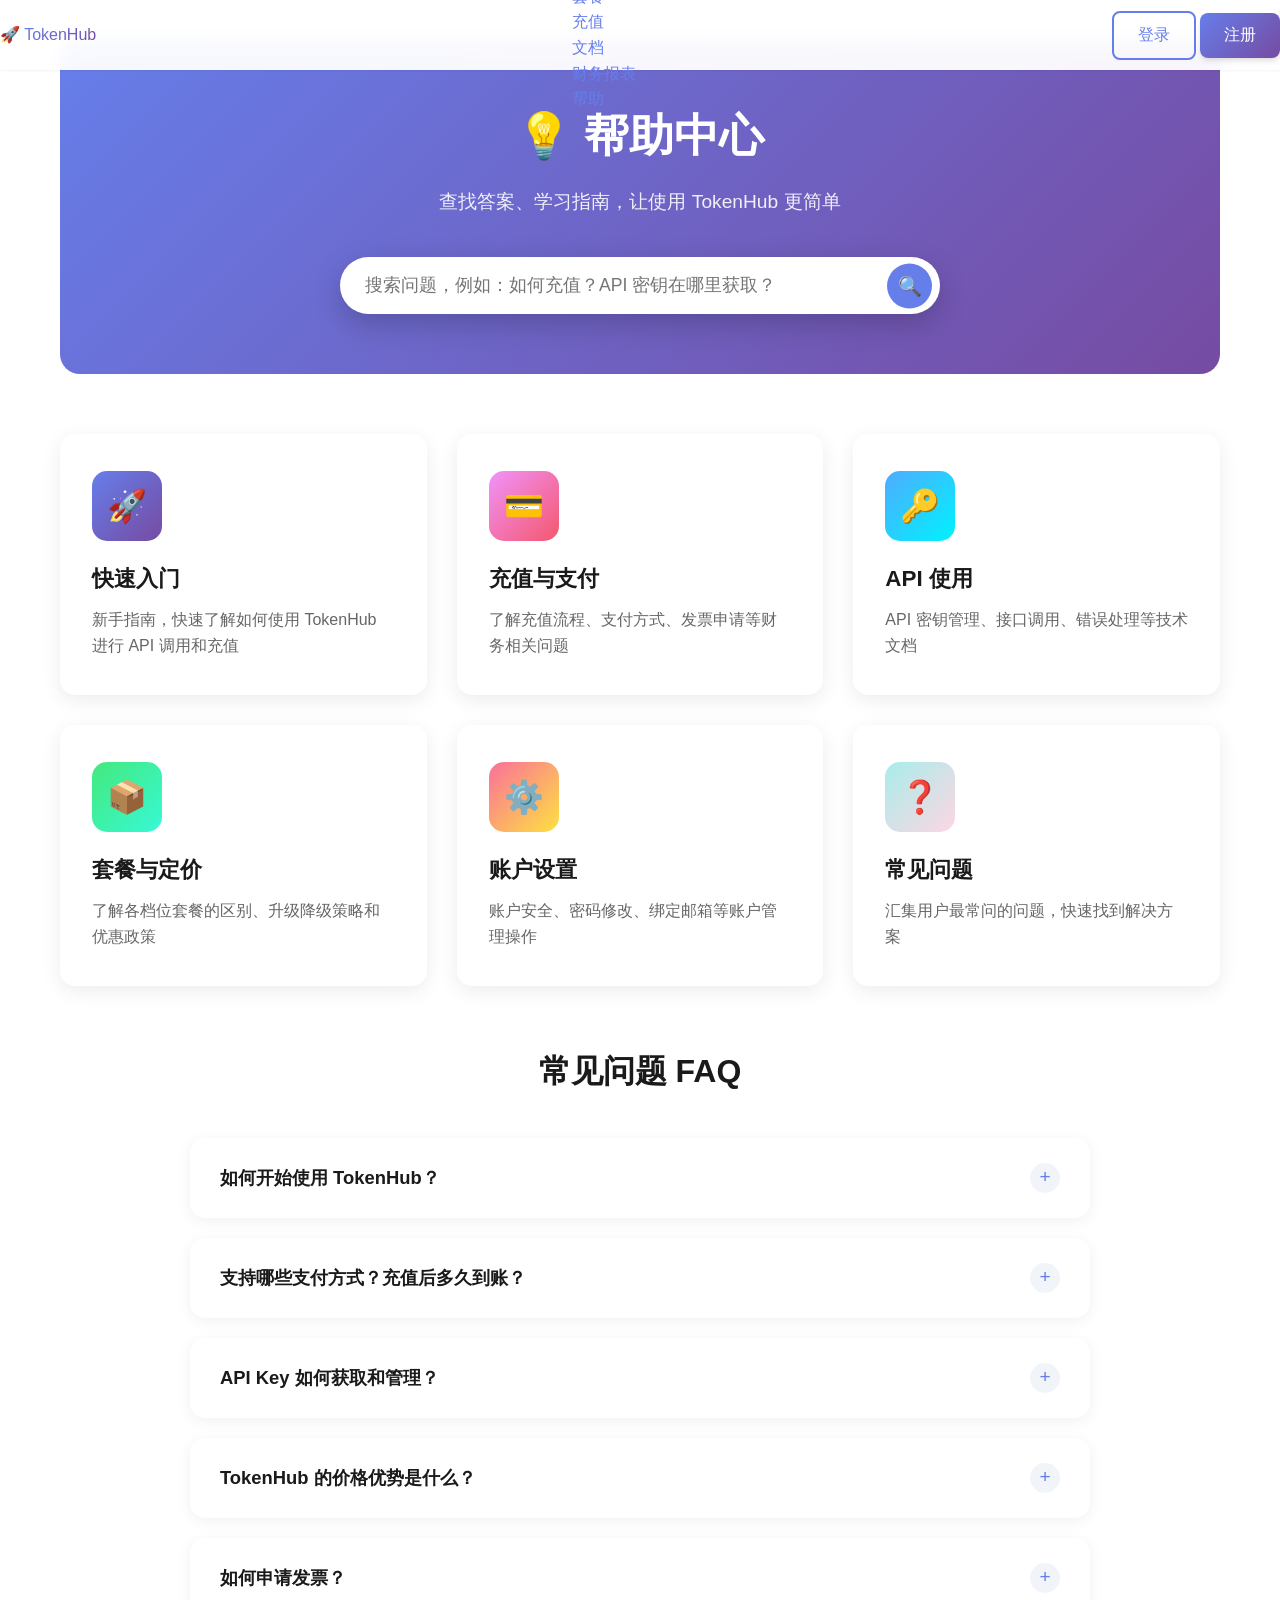
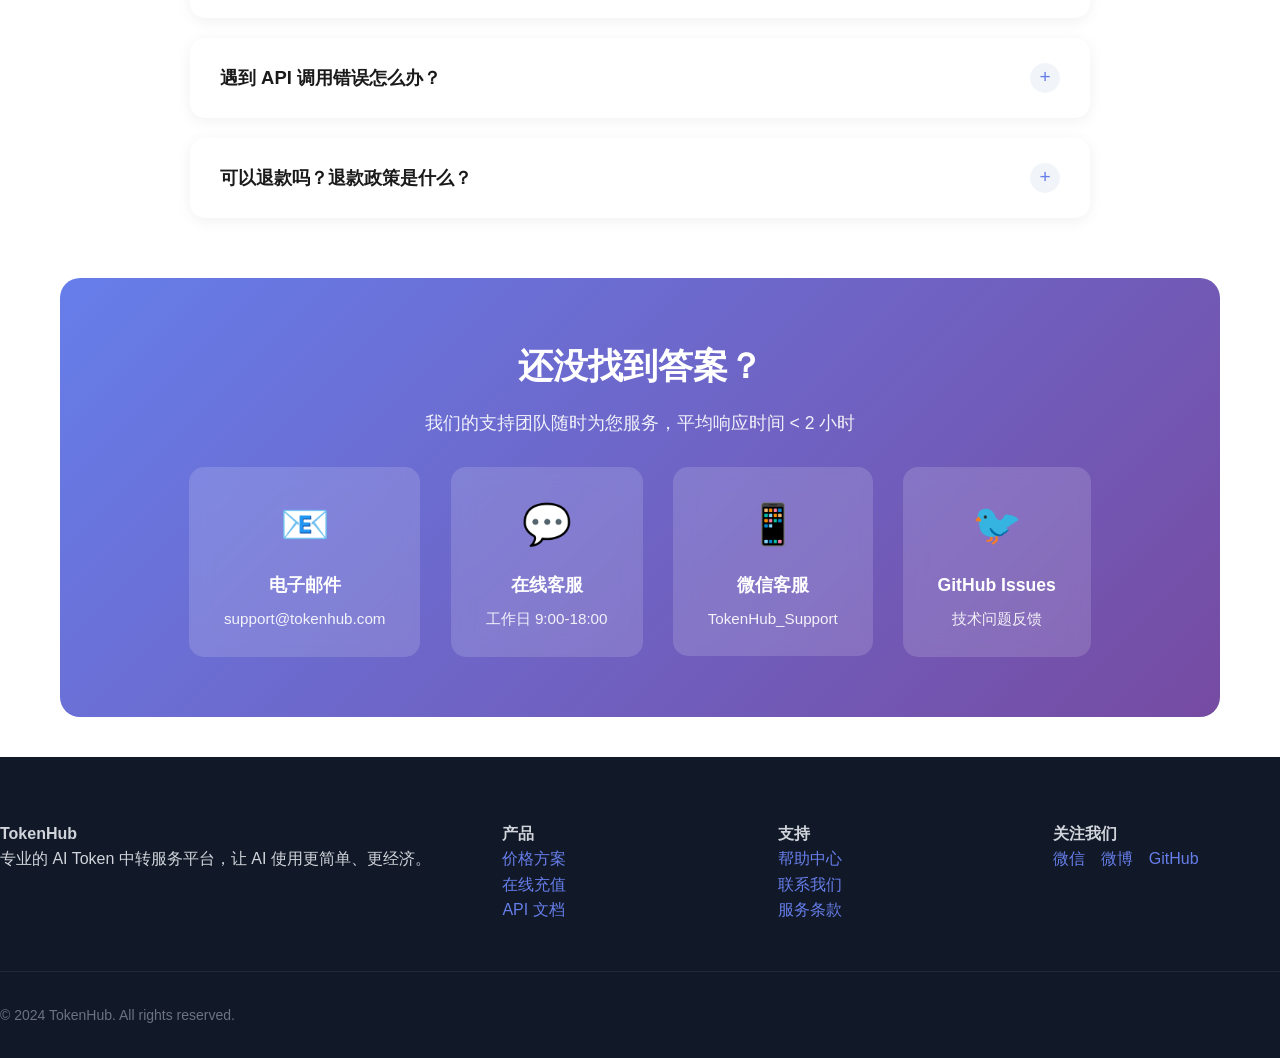
<file: tokenhub/src/frontend/help/index.html>
<!DOCTYPE html>
<html lang="zh-CN">
<head>
    <meta charset="UTF-8">
    <meta name="viewport" content="width=device-width, initial-scale=1.0">
    <title>帮助中心 - TokenHub AI Token 中转站</title>
    <link rel="stylesheet" href="../assets/css/style.css">
    <style>
        .help-container {
            max-width: 1200px;
            margin: 0 auto;
            padding: 40px 20px;
        }

        .help-header {
            text-align: center;
            margin-bottom: 60px;
            padding: 60px 20px;
            background: linear-gradient(135deg, #667eea 0%, #764ba2 100%);
            border-radius: 20px;
            color: white;
        }

        .help-header h1 {
            font-size: 2.8rem;
            margin-bottom: 15px;
        }

        .help-header p {
            font-size: 1.2rem;
            opacity: 0.9;
            max-width: 600px;
            margin: 0 auto;
        }

        .search-box {
            max-width: 600px;
            margin: 40px auto 0;
            position: relative;
        }

        .search-box input {
            width: 100%;
            padding: 18px 25px;
            padding-right: 60px;
            border: none;
            border-radius: 50px;
            font-size: 1.1rem;
            box-shadow: 0 10px 30px rgba(0,0,0,0.2);
        }

        .search-box button {
            position: absolute;
            right: 8px;
            top: 50%;
            transform: translateY(-50%);
            width: 45px;
            height: 45px;
            border: none;
            background: var(--primary-color);
            color: white;
            border-radius: 50%;
            cursor: pointer;
            font-size: 1.2rem;
            transition: all 0.3s ease;
        }

        .search-box button:hover {
            background: var(--primary-dark);
            transform: translateY(-50%) scale(1.05);
        }

        /* 分类网格 */
        .categories-grid {
            display: grid;
            grid-template-columns: repeat(auto-fit, minmax(280px, 1fr));
            gap: 30px;
            margin-bottom: 60px;
        }

        .category-card {
            background: white;
            border-radius: 15px;
            padding: 35px 30px;
            box-shadow: 0 5px 20px rgba(0,0,0,0.08);
            transition: all 0.3s ease;
            cursor: pointer;
            border: 2px solid transparent;
        }

        .category-card:hover {
            transform: translateY(-8px);
            box-shadow: 0 15px 40px rgba(0,0,0,0.12);
            border-color: var(--primary-color);
        }

        .category-icon {
            width: 70px;
            height: 70px;
            border-radius: 15px;
            display: flex;
            align-items: center;
            justify-content: center;
            font-size: 32px;
            margin-bottom: 20px;
            background: linear-gradient(135deg, #667eea 0%, #764ba2 100%);
        }

        .category-card:nth-child(2) .category-icon {
            background: linear-gradient(135deg, #f093fb 0%, #f5576c 100%);
        }

        .category-card:nth-child(3) .category-icon {
            background: linear-gradient(135deg, #4facfe 0%, #00f2fe 100%);
        }

        .category-card:nth-child(4) .category-icon {
            background: linear-gradient(135deg, #43e97b 0%, #38f9d7 100%);
        }

        .category-card:nth-child(5) .category-icon {
            background: linear-gradient(135deg, #fa709a 0%, #fee140 100%);
        }

        .category-card:nth-child(6) .category-icon {
            background: linear-gradient(135deg, #a8edea 0%, #fed6e3 100%);
        }

        .category-title {
            font-size: 1.4rem;
            font-weight: 600;
            color: #1a1a1a;
            margin-bottom: 10px;
        }

        .category-desc {
            color: #666;
            line-height: 1.6;
        }

        /* FAQ 部分 */
        .faq-section {
            margin-bottom: 60px;
        }

        .section-title {
            font-size: 2rem;
            font-weight: 700;
            color: #1a1a1a;
            margin-bottom: 40px;
            text-align: center;
        }

        .faq-list {
            max-width: 900px;
            margin: 0 auto;
        }

        .faq-item {
            background: white;
            border-radius: 15px;
            margin-bottom: 20px;
            box-shadow: 0 3px 15px rgba(0,0,0,0.06);
            overflow: hidden;
            transition: all 0.3s ease;
        }

        .faq-item:hover {
            box-shadow: 0 8px 25px rgba(0,0,0,0.1);
        }

        .faq-question {
            padding: 25px 30px;
            display: flex;
            justify-content: space-between;
            align-items: center;
            cursor: pointer;
            user-select: none;
        }

        .faq-question h3 {
            font-size: 1.15rem;
            font-weight: 600;
            color: #1a1a1a;
            margin: 0;
        }

        .faq-toggle {
            width: 30px;
            height: 30px;
            border-radius: 50%;
            background: #f1f5f9;
            display: flex;
            align-items: center;
            justify-content: center;
            font-size: 1.2rem;
            color: #667eea;
            transition: all 0.3s ease;
        }

        .faq-item.active .faq-toggle {
            background: var(--primary-color);
            color: white;
            transform: rotate(45deg);
        }

        .faq-answer {
            max-height: 0;
            overflow: hidden;
            transition: max-height 0.3s ease;
        }

        .faq-item.active .faq-answer {
            max-height: 500px;
        }

        .faq-answer-content {
            padding: 0 30px 25px;
            color: #475569;
            line-height: 1.8;
        }

        .faq-answer-content p {
            margin: 15px 0;
        }

        .faq-answer-content ul {
            margin: 15px 0;
            padding-left: 25px;
        }

        .faq-answer-content li {
            margin: 8px 0;
        }

        .faq-answer-content code {
            background: #f1f5f9;
            padding: 3px 8px;
            border-radius: 5px;
            font-family: 'Courier New', monospace;
            font-size: 0.9em;
            color: #e11d48;
        }

        .faq-answer-content pre {
            background: #1e293b;
            color: #e2e8f0;
            padding: 20px;
            border-radius: 10px;
            overflow-x: auto;
            margin: 15px 0;
        }

        .faq-answer-content pre code {
            background: transparent;
            color: inherit;
            padding: 0;
        }

        /* 联系支持 */
        .contact-section {
            background: linear-gradient(135deg, #667eea 0%, #764ba2 100%);
            border-radius: 20px;
            padding: 60px 40px;
            text-align: center;
            color: white;
        }

        .contact-section h2 {
            font-size: 2.2rem;
            margin-bottom: 15px;
        }

        .contact-section p {
            font-size: 1.1rem;
            opacity: 0.9;
            margin-bottom: 30px;
            max-width: 600px;
            margin-left: auto;
            margin-right: auto;
        }

        .contact-methods {
            display: flex;
            justify-content: center;
            gap: 30px;
            flex-wrap: wrap;
        }

        .contact-method {
            background: rgba(255,255,255,0.15);
            backdrop-filter: blur(10px);
            padding: 25px 35px;
            border-radius: 15px;
            transition: all 0.3s ease;
            cursor: pointer;
        }

        .contact-method:hover {
            background: rgba(255,255,255,0.25);
            transform: translateY(-5px);
        }

        .contact-method-icon {
            font-size: 2.5rem;
            margin-bottom: 15px;
        }

        .contact-method-title {
            font-size: 1.1rem;
            font-weight: 600;
            margin-bottom: 8px;
        }

        .contact-method-desc {
            opacity: 0.9;
            font-size: 0.95rem;
        }

        @media (max-width: 768px) {
            .help-header h1 {
                font-size: 2rem;
            }

            .help-header p {
                font-size: 1rem;
            }

            .search-box input {
                padding: 15px 20px;
                padding-right: 55px;
                font-size: 1rem;
            }

            .categories-grid {
                grid-template-columns: 1fr;
            }

            .contact-methods {
                flex-direction: column;
                align-items: center;
            }
        }
    </style>
</head>
<body>
    <!-- 导航栏 -->
    <nav class="navbar">
        <div class="nav-container">
            <a href="../home/index.html" class="nav-logo">
                <span class="logo-icon">🚀</span>
                <span class="logo-text">TokenHub</span>
            </a>
            <ul class="nav-menu">
                <li><a href="../home/index.html">首页</a></li>
                <li><a href="../plans/index.html">套餐</a></li>
                <li><a href="../topup/index.html">充值</a></li>
                <li><a href="../docs/index.html">文档</a></li>
                <li><a href="../reports/index.html">财务报表</a></li>
                <li><a href="index.html" class="active">帮助</a></li>
            </ul>
            <div class="nav-actions">
                <button class="btn btn-outline">登录</button>
                <button class="btn btn-primary">注册</button>
            </div>
            <button class="nav-toggle">☰</button>
        </div>
    </nav>

    <!-- 帮助中心内容 -->
    <div class="help-container">
        <div class="help-header">
            <h1>💡 帮助中心</h1>
            <p>查找答案、学习指南，让使用 TokenHub 更简单</p>
            <div class="search-box">
                <input type="text" placeholder="搜索问题，例如：如何充值？API 密钥在哪里获取？">
                <button>🔍</button>
            </div>
        </div>

        <!-- 分类卡片 -->
        <div class="categories-grid">
            <div class="category-card">
                <div class="category-icon">🚀</div>
                <h3 class="category-title">快速入门</h3>
                <p class="category-desc">新手指南，快速了解如何使用 TokenHub 进行 API 调用和充值</p>
            </div>
            <div class="category-card">
                <div class="category-icon">💳</div>
                <h3 class="category-title">充值与支付</h3>
                <p class="category-desc">了解充值流程、支付方式、发票申请等财务相关问题</p>
            </div>
            <div class="category-card">
                <div class="category-icon">🔑</div>
                <h3 class="category-title">API 使用</h3>
                <p class="category-desc">API 密钥管理、接口调用、错误处理等技术文档</p>
            </div>
            <div class="category-card">
                <div class="category-icon">📦</div>
                <h3 class="category-title">套餐与定价</h3>
                <p class="category-desc">了解各档位套餐的区别、升级降级策略和优惠政策</p>
            </div>
            <div class="category-card">
                <div class="category-icon">⚙️</div>
                <h3 class="category-title">账户设置</h3>
                <p class="category-desc">账户安全、密码修改、绑定邮箱等账户管理操作</p>
            </div>
            <div class="category-card">
                <div class="category-icon">❓</div>
                <h3 class="category-title">常见问题</h3>
                <p class="category-desc">汇集用户最常问的问题，快速找到解决方案</p>
            </div>
        </div>

        <!-- FAQ 部分 -->
        <div class="faq-section">
            <h2 class="section-title">常见问题 FAQ</h2>
            <div class="faq-list">
                <div class="faq-item">
                    <div class="faq-question">
                        <h3>如何开始使用 TokenHub？</h3>
                        <div class="faq-toggle">+</div>
                    </div>
                    <div class="faq-answer">
                        <div class="faq-answer-content">
                            <p>开始使用 TokenHub 非常简单，只需以下几个步骤：</p>
                            <ol>
                                <li><strong>注册账户</strong>：访问我们的官网，点击"注册"按钮创建账户</li>
                                <li><strong>充值余额</strong>：进入充值页面，选择适合的金额进行充值</li>
                                <li><strong>获取 API Key</strong>：在控制面板中生成您的专属 API Key</li>
                                <li><strong>开始调用</strong>：使用 API Key 调用我们的接口，享受优惠的 AI 服务</li>
                            </ol>
                            <p>详细教程请查看 <a href="../docs/index.html">API 文档中心</a></p>
                        </div>
                    </div>
                </div>

                <div class="faq-item">
                    <div class="faq-question">
                        <h3>支持哪些支付方式？充值后多久到账？</h3>
                        <div class="faq-toggle">+</div>
                    </div>
                    <div class="faq-answer">
                        <div class="faq-answer-content">
                            <p>我们支持多种支付方式：</p>
                            <ul>
                                <li>✅ <strong>支付宝</strong> - 即时到账</li>
                                <li>✅ <strong>微信支付</strong> - 即时到账</li>
                                <li>✅ <strong>Payspi 聚合支付</strong> - 支持多种国际支付方式</li>
                                <li>✅ <strong>人工转账</strong> - 适合大额充值，需人工确认</li>
                            </ul>
                            <p>在线支付通常是<strong>即时到账</strong>的，充值完成后余额会立即更新。如果遇到延迟，请检查支付状态或联系客服。</p>
                        </div>
                    </div>
                </div>

                <div class="faq-item">
                    <div class="faq-question">
                        <h3>API Key 如何获取和管理？</h3>
                        <div class="faq-toggle">+</div>
                    </div>
                    <div class="faq-answer">
                        <div class="faq-answer-content">
                            <p>获取 API Key 的步骤：</p>
                            <ol>
                                <li>登录您的 TokenHub 账户</li>
                                <li>进入"控制面板" > "API 密钥管理"</li>
                                <li>点击"创建新密钥"按钮</li>
                                <li>为密钥命名（如：生产环境、测试环境）</li>
                                <li>复制并安全保存您的 API Key（只显示一次）</li>
                            </ol>
                            <p><strong>安全提示：</strong></p>
                            <ul>
                                <li>不要将 API Key 提交到代码仓库</li>
                                <li>建议使用环境变量存储</li>
                                <li>定期轮换密钥以提高安全性</li>
                                <li>如发现泄露，立即删除并重新生成</li>
                            </ul>
                        </div>
                    </div>
                </div>

                <div class="faq-item">
                    <div class="faq-question">
                        <h3>TokenHub 的价格优势是什么？</h3>
                        <div class="faq-toggle">+</div>
                    </div>
                    <div class="faq-answer">
                        <div class="faq-answer-content">
                            <p>相比官方 API，TokenHub 提供显著的价格优惠：</p>
                            <ul>
                                <li>🎯 <strong>GPT-4</strong>：比官方便宜 30-50%</li>
                                <li>🎯 <strong>Claude 系列</strong>：优惠 25-40%</li>
                                <li>🎯 <strong>Gemini Pro</strong>：低至官方价格的 60%</li>
                                <li>🎯 <strong>批量折扣</strong>：大额充值额外享受 5-15% 优惠</li>
                            </ul>
                            <p>我们通过批量采购和优化资源分配，将成本节约传递给用户。查看 <a href="../plans/index.html">套餐页面</a> 了解更多详情。</p>
                        </div>
                    </div>
                </div>

                <div class="faq-item">
                    <div class="faq-question">
                        <h3>如何申请发票？</h3>
                        <div class="faq-toggle">+</div>
                    </div>
                    <div class="faq-answer">
                        <div class="faq-answer-content">
                            <p>发票申请流程：</p>
                            <ol>
                                <li>登录账户，进入"财务管理" > "发票申请"</li>
                                <li>选择需要开票的充值记录</li>
                                <li>填写发票抬头和税号信息</li>
                                <li>选择发票类型（电子发票/纸质发票）</li>
                                <li>提交申请，我们将在 3-5 个工作日内处理</li>
                            </ol>
                            <p><strong>注意事项：</strong></p>
                            <ul>
                                <li>单张发票最低金额：¥100</li>
                                <li>电子发票发送至注册邮箱</li>
                                <li>纸质发票包邮寄送到填写地址</li>
                                <li>如有疑问请联系客服</li>
                            </ul>
                        </div>
                    </div>
                </div>

                <div class="faq-item">
                    <div class="faq-question">
                        <h3>遇到 API 调用错误怎么办？</h3>
                        <div class="faq-toggle">+</div>
                    </div>
                    <div class="faq-answer">
                        <div class="faq-answer-content">
                            <p>常见错误及解决方案：</p>
                            <ul>
                                <li><code>401 Unauthorized</code> - API Key 无效或过期，请检查密钥是否正确</li>
                                <li><code>429 Too Many Requests</code> - 请求频率超限，请降低调用频率或升级套餐</li>
                                <li><code>500 Internal Server Error</code> - 服务器内部错误，请稍后重试或联系客服</li>
                                <li><code>402 Payment Required</code> - 余额不足，请及时充值</li>
                            </ul>
                            <p>完整错误码列表请参考 <a href="../docs/index.html">API 文档 - 错误码</a> 章节。</p>
                        </div>
                    </div>
                </div>

                <div class="faq-item">
                    <div class="faq-question">
                        <h3>可以退款吗？退款政策是什么？</h3>
                        <div class="faq-toggle">+</div>
                    </div>
                    <div class="faq-answer">
                        <div class="faq-answer-content">
                            <p>我们的退款政策：</p>
                            <ul>
                                <li>✅ <strong>未使用余额</strong>：可随时申请全额退款</li>
                                <li>✅ <strong>7 天内</strong>：扣除已使用部分，剩余金额可退</li>
                                <li>❌ <strong>超过 7 天</strong>：原则上不支持退款，特殊情况请联系客服</li>
                                <li>❌ <strong>赠送金额</strong>：活动赠送的余额不可退款</li>
                            </ul>
                            <p>退款申请路径：控制面板 > 财务管理 > 申请退款</p>
                        </div>
                    </div>
                </div>
            </div>
        </div>

        <!-- 联系支持 -->
        <div class="contact-section">
            <h2>还没找到答案？</h2>
            <p>我们的支持团队随时为您服务，平均响应时间 < 2 小时</p>
            <div class="contact-methods">
                <div class="contact-method">
                    <div class="contact-method-icon">📧</div>
                    <div class="contact-method-title">电子邮件</div>
                    <div class="contact-method-desc">support@tokenhub.com</div>
                </div>
                <div class="contact-method">
                    <div class="contact-method-icon">💬</div>
                    <div class="contact-method-title">在线客服</div>
                    <div class="contact-method-desc">工作日 9:00-18:00</div>
                </div>
                <div class="contact-method">
                    <div class="contact-method-icon">📱</div>
                    <div class="contact-method-title">微信客服</div>
                    <div class="contact-method-desc">TokenHub_Support</div>
                </div>
                <div class="contact-method">
                    <div class="contact-method-icon">🐦</div>
                    <div class="contact-method-title">GitHub Issues</div>
                    <div class="contact-method-desc">技术问题反馈</div>
                </div>
            </div>
        </div>
    </div>

    <!-- 页脚 -->
    <footer class="footer">
        <div class="footer-container">
            <div class="footer-grid">
                <div class="footer-section">
                    <h4>TokenHub</h4>
                    <p>专业的 AI Token 中转服务平台，让 AI 使用更简单、更经济。</p>
                </div>
                <div class="footer-section">
                    <h4>产品</h4>
                    <ul>
                        <li><a href="../plans/index.html">价格方案</a></li>
                        <li><a href="../topup/index.html">在线充值</a></li>
                        <li><a href="../docs/index.html">API 文档</a></li>
                    </ul>
                </div>
                <div class="footer-section">
                    <h4>支持</h4>
                    <ul>
                        <li><a href="index.html">帮助中心</a></li>
                        <li><a href="mailto:support@tokenhub.com">联系我们</a></li>
                        <li><a href="#">服务条款</a></li>
                    </ul>
                </div>
                <div class="footer-section">
                    <h4>关注我们</h4>
                    <div class="social-links">
                        <a href="#">微信</a>
                        <a href="#">微博</a>
                        <a href="#">GitHub</a>
                    </div>
                </div>
            </div>
            <div class="footer-bottom">
                <p>&copy; 2024 TokenHub. All rights reserved.</p>
            </div>
        </div>
    </footer>

    <script src="../assets/js/main.js"></script>
    <script>
        // FAQ 展开/收起
        document.querySelectorAll('.faq-question').forEach(question => {
            question.addEventListener('click', function() {
                const item = this.parentElement;
                const isActive = item.classList.contains('active');
                
                // 关闭所有其他项
                document.querySelectorAll('.faq-item').forEach(i => {
                    i.classList.remove('active');
                });
                
                // 如果之前不是激活状态，则打开当前项
                if (!isActive) {
                    item.classList.add('active');
                }
            });
        });

        // 搜索功能
        const searchInput = document.querySelector('.search-box input');
        searchInput.addEventListener('keypress', function(e) {
            if (e.key === 'Enter') {
                const query = this.value.trim();
                if (query) {
                    // 实际项目中这里会执行搜索逻辑
                    alert(`搜索：${query}\n（搜索功能待实现）`);
                }
            }
        });
    </script>
</body>
</html>
</file>
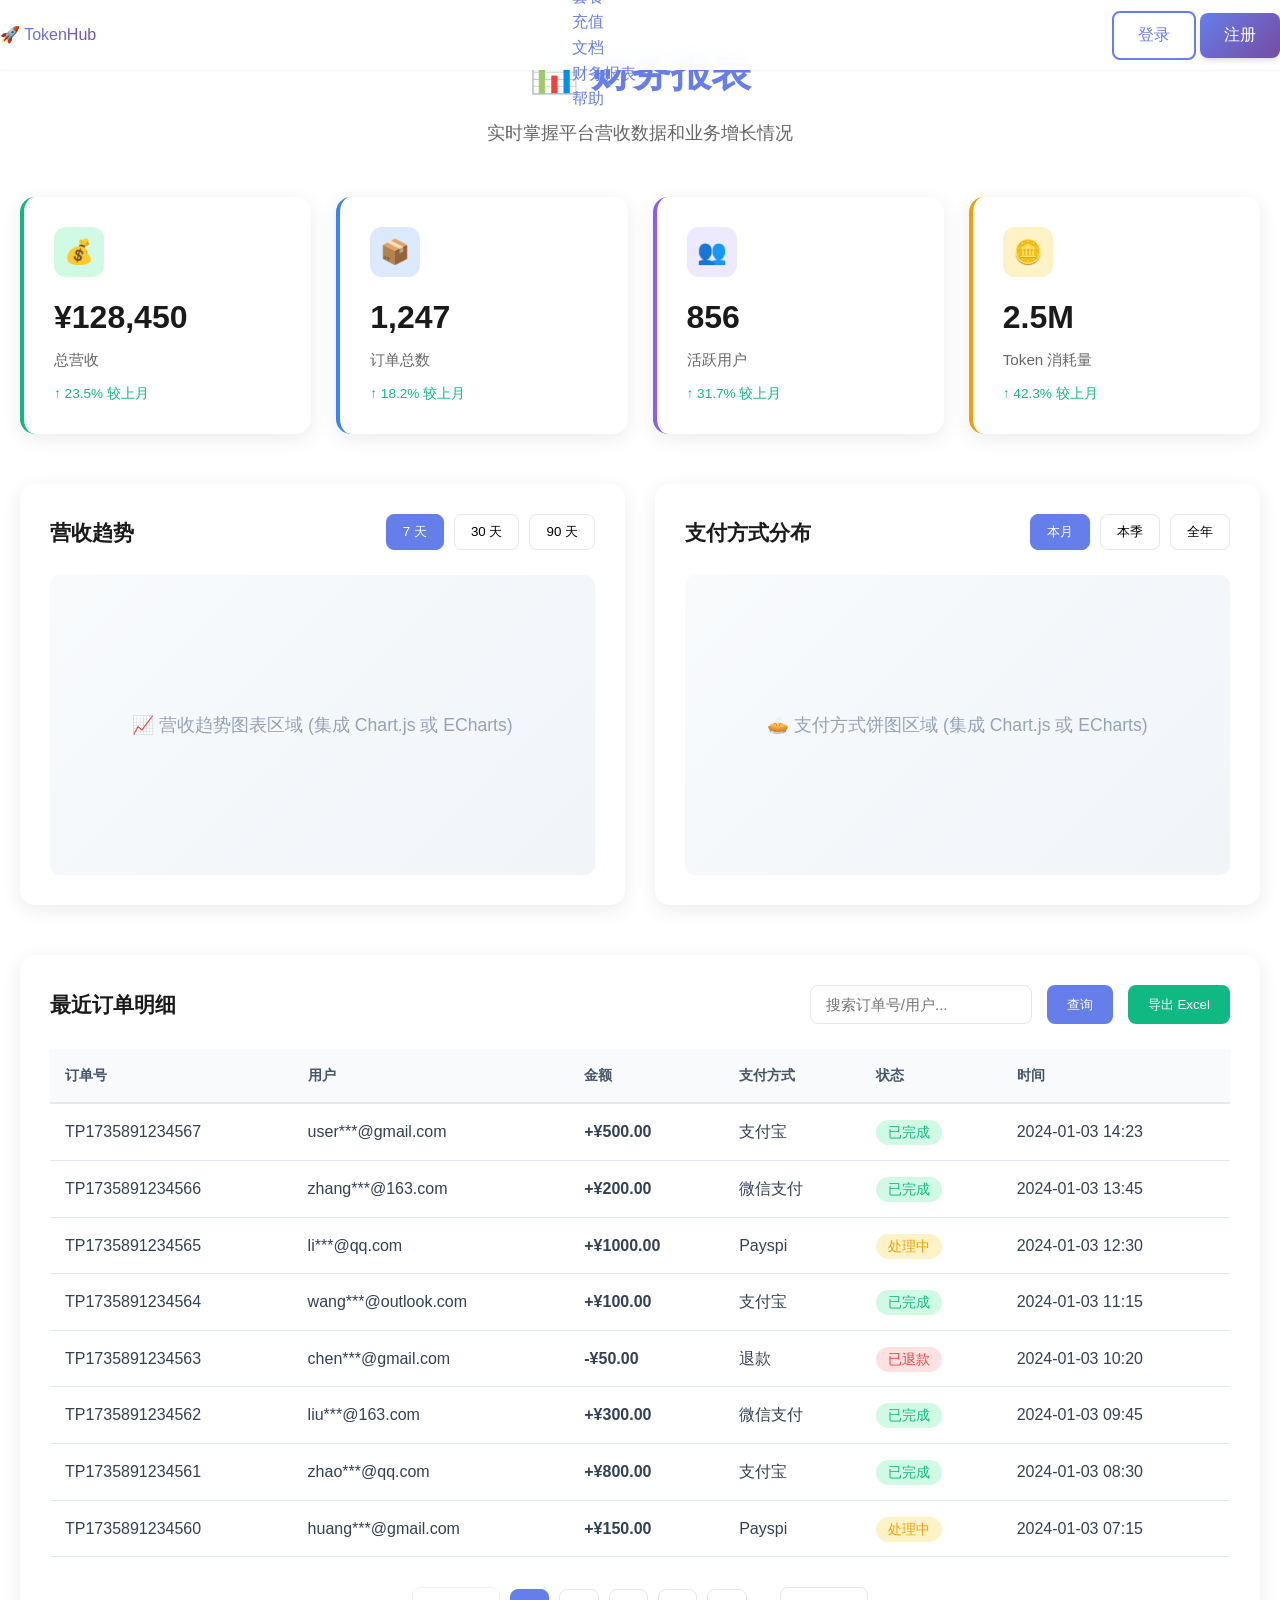
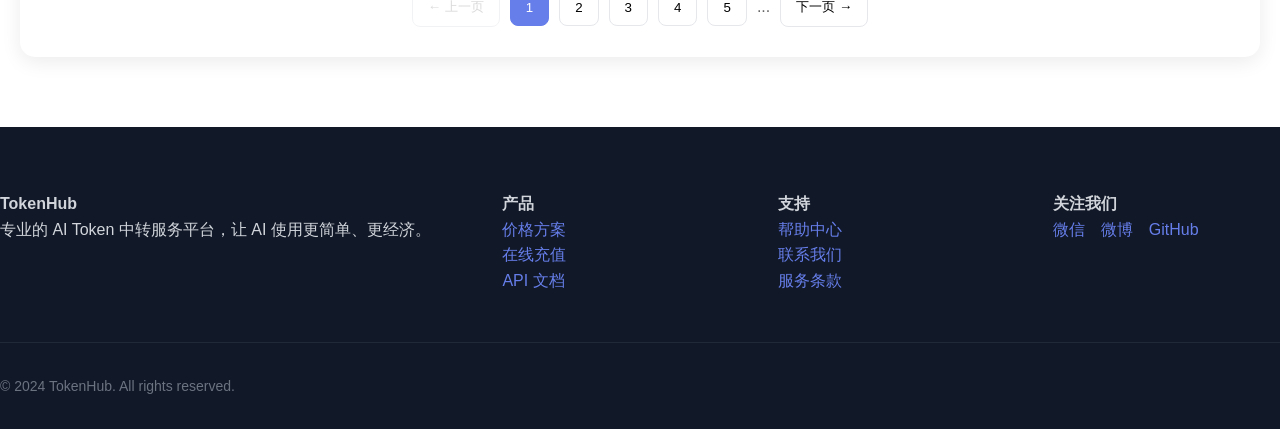
<file: tokenhub/src/frontend/reports/index.html>
<!DOCTYPE html>
<html lang="zh-CN">
<head>
    <meta charset="UTF-8">
    <meta name="viewport" content="width=device-width, initial-scale=1.0">
    <title>财务报表 - TokenHub AI Token 中转站</title>
    <link rel="stylesheet" href="../assets/css/style.css">
    <style>
        .reports-container {
            max-width: 1400px;
            margin: 0 auto;
            padding: 40px 20px;
        }

        .reports-header {
            text-align: center;
            margin-bottom: 50px;
        }

        .reports-header h1 {
            font-size: 2.5rem;
            color: var(--primary-color);
            margin-bottom: 15px;
        }

        .reports-header p {
            color: #666;
            font-size: 1.1rem;
        }

        /* 统计卡片 */
        .stats-grid {
            display: grid;
            grid-template-columns: repeat(auto-fit, minmax(250px, 1fr));
            gap: 25px;
            margin-bottom: 50px;
        }

        .stat-card {
            background: white;
            border-radius: 15px;
            padding: 30px;
            box-shadow: 0 5px 20px rgba(0,0,0,0.08);
            border-left: 4px solid var(--primary-color);
            transition: transform 0.3s ease;
        }

        .stat-card:hover {
            transform: translateY(-5px);
        }

        .stat-card.revenue { border-left-color: #10b981; }
        .stat-card.orders { border-left-color: #3b82f6; }
        .stat-card.users { border-left-color: #8b5cf6; }
        .stat-card.tokens { border-left-color: #f59e0b; }

        .stat-icon {
            width: 50px;
            height: 50px;
            border-radius: 12px;
            display: flex;
            align-items: center;
            justify-content: center;
            margin-bottom: 15px;
            font-size: 24px;
        }

        .stat-card.revenue .stat-icon { background: #d1fae5; color: #10b981; }
        .stat-card.orders .stat-icon { background: #dbeafe; color: #3b82f6; }
        .stat-card.users .stat-icon { background: #ede9fe; color: #8b5cf6; }
        .stat-card.tokens .stat-icon { background: #fef3c7; color: #f59e0b; }

        .stat-value {
            font-size: 2rem;
            font-weight: bold;
            color: #1a1a1a;
            margin-bottom: 5px;
        }

        .stat-label {
            color: #666;
            font-size: 0.95rem;
        }

        .stat-change {
            font-size: 0.85rem;
            margin-top: 10px;
        }

        .stat-change.positive { color: #10b981; }
        .stat-change.negative { color: #ef4444; }

        /* 图表区域 */
        .charts-section {
            display: grid;
            grid-template-columns: repeat(auto-fit, minmax(500px, 1fr));
            gap: 30px;
            margin-bottom: 50px;
        }

        .chart-card {
            background: white;
            border-radius: 15px;
            padding: 30px;
            box-shadow: 0 5px 20px rgba(0,0,0,0.08);
        }

        .chart-header {
            display: flex;
            justify-content: space-between;
            align-items: center;
            margin-bottom: 25px;
        }

        .chart-title {
            font-size: 1.3rem;
            font-weight: 600;
            color: #1a1a1a;
        }

        .chart-filter {
            display: flex;
            gap: 10px;
        }

        .chart-filter button {
            padding: 8px 16px;
            border: 1px solid #e5e7eb;
            background: white;
            border-radius: 8px;
            cursor: pointer;
            transition: all 0.3s ease;
        }

        .chart-filter button.active,
        .chart-filter button:hover {
            background: var(--primary-color);
            color: white;
            border-color: var(--primary-color);
        }

        .chart-placeholder {
            height: 300px;
            background: linear-gradient(135deg, #f8fafc 0%, #f1f5f9 100%);
            border-radius: 10px;
            display: flex;
            align-items: center;
            justify-content: center;
            color: #94a3b8;
            font-size: 1.1rem;
        }

        /* 数据表格 */
        .table-section {
            background: white;
            border-radius: 15px;
            padding: 30px;
            box-shadow: 0 5px 20px rgba(0,0,0,0.08);
            margin-bottom: 30px;
        }

        .table-header {
            display: flex;
            justify-content: space-between;
            align-items: center;
            margin-bottom: 25px;
        }

        .table-title {
            font-size: 1.3rem;
            font-weight: 600;
            color: #1a1a1a;
        }

        .table-actions {
            display: flex;
            gap: 15px;
        }

        .table-actions input {
            padding: 10px 15px;
            border: 1px solid #e5e7eb;
            border-radius: 8px;
            font-size: 0.95rem;
        }

        .table-actions button {
            padding: 10px 20px;
            background: var(--primary-color);
            color: white;
            border: none;
            border-radius: 8px;
            cursor: pointer;
            font-weight: 500;
            transition: all 0.3s ease;
        }

        .table-actions button:hover {
            background: var(--primary-dark);
        }

        .data-table {
            width: 100%;
            border-collapse: collapse;
        }

        .data-table thead {
            background: #f8fafc;
        }

        .data-table th {
            padding: 15px;
            text-align: left;
            font-weight: 600;
            color: #475569;
            font-size: 0.9rem;
            border-bottom: 2px solid #e2e8f0;
        }

        .data-table td {
            padding: 15px;
            border-bottom: 1px solid #e2e8f0;
            color: #334155;
        }

        .data-table tbody tr:hover {
            background: #f8fafc;
        }

        .status-badge {
            padding: 5px 12px;
            border-radius: 20px;
            font-size: 0.85rem;
            font-weight: 500;
        }

        .status-badge.success {
            background: #d1fae5;
            color: #10b981;
        }

        .status-badge.pending {
            background: #fef3c7;
            color: #f59e0b;
        }

        .status-badge.failed {
            background: #fee2e2;
            color: #ef4444;
        }

        .amount-positive {
            color: #10b981;
            font-weight: 600;
        }

        .amount-negative {
            color: #ef4444;
            font-weight: 600;
        }

        /* 分页 */
        .pagination {
            display: flex;
            justify-content: center;
            align-items: center;
            gap: 10px;
            margin-top: 30px;
        }

        .pagination button {
            padding: 10px 15px;
            border: 1px solid #e5e7eb;
            background: white;
            border-radius: 8px;
            cursor: pointer;
            transition: all 0.3s ease;
        }

        .pagination button:hover:not(:disabled) {
            background: var(--primary-color);
            color: white;
            border-color: var(--primary-color);
        }

        .pagination button:disabled {
            opacity: 0.5;
            cursor: not-allowed;
        }

        .pagination button.active {
            background: var(--primary-color);
            color: white;
            border-color: var(--primary-color);
        }

        .pagination span {
            color: #666;
        }

        /* 导出按钮 */
        .export-btn {
            background: #10b981 !important;
        }

        .export-btn:hover {
            background: #059669 !important;
        }

        @media (max-width: 768px) {
            .charts-section {
                grid-template-columns: 1fr;
            }

            .table-header {
                flex-direction: column;
                gap: 15px;
                align-items: flex-start;
            }

            .table-actions {
                width: 100%;
                flex-wrap: wrap;
            }

            .data-table {
                font-size: 0.85rem;
            }

            .data-table th,
            .data-table td {
                padding: 10px 8px;
            }
        }
    </style>
</head>
<body>
    <!-- 导航栏 -->
    <nav class="navbar">
        <div class="nav-container">
            <a href="../home/index.html" class="nav-logo">
                <span class="logo-icon">🚀</span>
                <span class="logo-text">TokenHub</span>
            </a>
            <ul class="nav-menu">
                <li><a href="../home/index.html">首页</a></li>
                <li><a href="../plans/index.html">套餐</a></li>
                <li><a href="../topup/index.html">充值</a></li>
                <li><a href="../docs/index.html">文档</a></li>
                <li><a href="index.html" class="active">财务报表</a></li>
                <li><a href="../help/index.html">帮助</a></li>
            </ul>
            <div class="nav-actions">
                <button class="btn btn-outline">登录</button>
                <button class="btn btn-primary">注册</button>
            </div>
            <button class="nav-toggle">☰</button>
        </div>
    </nav>

    <!-- 财务报表内容 -->
    <div class="reports-container">
        <div class="reports-header">
            <h1>📊 财务报表</h1>
            <p>实时掌握平台营收数据和业务增长情况</p>
        </div>

        <!-- 统计卡片 -->
        <div class="stats-grid">
            <div class="stat-card revenue">
                <div class="stat-icon">💰</div>
                <div class="stat-value">¥128,450</div>
                <div class="stat-label">总营收</div>
                <div class="stat-change positive">↑ 23.5% 较上月</div>
            </div>
            <div class="stat-card orders">
                <div class="stat-icon">📦</div>
                <div class="stat-value">1,247</div>
                <div class="stat-label">订单总数</div>
                <div class="stat-change positive">↑ 18.2% 较上月</div>
            </div>
            <div class="stat-card users">
                <div class="stat-icon">👥</div>
                <div class="stat-value">856</div>
                <div class="stat-label">活跃用户</div>
                <div class="stat-change positive">↑ 31.7% 较上月</div>
            </div>
            <div class="stat-card tokens">
                <div class="stat-icon">🪙</div>
                <div class="stat-value">2.5M</div>
                <div class="stat-label">Token 消耗量</div>
                <div class="stat-change positive">↑ 42.3% 较上月</div>
            </div>
        </div>

        <!-- 图表区域 -->
        <div class="charts-section">
            <div class="chart-card">
                <div class="chart-header">
                    <h3 class="chart-title">营收趋势</h3>
                    <div class="chart-filter">
                        <button class="active">7 天</button>
                        <button>30 天</button>
                        <button>90 天</button>
                    </div>
                </div>
                <div class="chart-placeholder">
                    📈 营收趋势图表区域 (集成 Chart.js 或 ECharts)
                </div>
            </div>
            <div class="chart-card">
                <div class="chart-header">
                    <h3 class="chart-title">支付方式分布</h3>
                    <div class="chart-filter">
                        <button class="active">本月</button>
                        <button>本季</button>
                        <button>全年</button>
                    </div>
                </div>
                <div class="chart-placeholder">
                    🥧 支付方式饼图区域 (集成 Chart.js 或 ECharts)
                </div>
            </div>
        </div>

        <!-- 订单明细表格 -->
        <div class="table-section">
            <div class="table-header">
                <h3 class="table-title">最近订单明细</h3>
                <div class="table-actions">
                    <input type="text" placeholder="搜索订单号/用户...">
                    <button>查询</button>
                    <button class="export-btn">导出 Excel</button>
                </div>
            </div>
            <table class="data-table">
                <thead>
                    <tr>
                        <th>订单号</th>
                        <th>用户</th>
                        <th>金额</th>
                        <th>支付方式</th>
                        <th>状态</th>
                        <th>时间</th>
                    </tr>
                </thead>
                <tbody>
                    <tr>
                        <td>TP1735891234567</td>
                        <td>user***@gmail.com</td>
                        <td class="amount-positive">+¥500.00</td>
                        <td>支付宝</td>
                        <td><span class="status-badge success">已完成</span></td>
                        <td>2024-01-03 14:23</td>
                    </tr>
                    <tr>
                        <td>TP1735891234566</td>
                        <td>zhang***@163.com</td>
                        <td class="amount-positive">+¥200.00</td>
                        <td>微信支付</td>
                        <td><span class="status-badge success">已完成</span></td>
                        <td>2024-01-03 13:45</td>
                    </tr>
                    <tr>
                        <td>TP1735891234565</td>
                        <td>li***@qq.com</td>
                        <td class="amount-positive">+¥1000.00</td>
                        <td>Payspi</td>
                        <td><span class="status-badge pending">处理中</span></td>
                        <td>2024-01-03 12:30</td>
                    </tr>
                    <tr>
                        <td>TP1735891234564</td>
                        <td>wang***@outlook.com</td>
                        <td class="amount-positive">+¥100.00</td>
                        <td>支付宝</td>
                        <td><span class="status-badge success">已完成</span></td>
                        <td>2024-01-03 11:15</td>
                    </tr>
                    <tr>
                        <td>TP1735891234563</td>
                        <td>chen***@gmail.com</td>
                        <td class="amount-negative">-¥50.00</td>
                        <td>退款</td>
                        <td><span class="status-badge failed">已退款</span></td>
                        <td>2024-01-03 10:20</td>
                    </tr>
                    <tr>
                        <td>TP1735891234562</td>
                        <td>liu***@163.com</td>
                        <td class="amount-positive">+¥300.00</td>
                        <td>微信支付</td>
                        <td><span class="status-badge success">已完成</span></td>
                        <td>2024-01-03 09:45</td>
                    </tr>
                    <tr>
                        <td>TP1735891234561</td>
                        <td>zhao***@qq.com</td>
                        <td class="amount-positive">+¥800.00</td>
                        <td>支付宝</td>
                        <td><span class="status-badge success">已完成</span></td>
                        <td>2024-01-03 08:30</td>
                    </tr>
                    <tr>
                        <td>TP1735891234560</td>
                        <td>huang***@gmail.com</td>
                        <td class="amount-positive">+¥150.00</td>
                        <td>Payspi</td>
                        <td><span class="status-badge pending">处理中</span></td>
                        <td>2024-01-03 07:15</td>
                    </tr>
                </tbody>
            </table>
            <div class="pagination">
                <button disabled>← 上一页</button>
                <button class="active">1</button>
                <button>2</button>
                <button>3</button>
                <button>4</button>
                <button>5</button>
                <span>...</span>
                <button>下一页 →</button>
            </div>
        </div>
    </div>

    <!-- 页脚 -->
    <footer class="footer">
        <div class="footer-container">
            <div class="footer-grid">
                <div class="footer-section">
                    <h4>TokenHub</h4>
                    <p>专业的 AI Token 中转服务平台，让 AI 使用更简单、更经济。</p>
                </div>
                <div class="footer-section">
                    <h4>产品</h4>
                    <ul>
                        <li><a href="../plans/index.html">价格方案</a></li>
                        <li><a href="../topup/index.html">在线充值</a></li>
                        <li><a href="../docs/index.html">API 文档</a></li>
                    </ul>
                </div>
                <div class="footer-section">
                    <h4>支持</h4>
                    <ul>
                        <li><a href="../help/index.html">帮助中心</a></li>
                        <li><a href="mailto:support@tokenhub.com">联系我们</a></li>
                        <li><a href="#">服务条款</a></li>
                    </ul>
                </div>
                <div class="footer-section">
                    <h4>关注我们</h4>
                    <div class="social-links">
                        <a href="#">微信</a>
                        <a href="#">微博</a>
                        <a href="#">GitHub</a>
                    </div>
                </div>
            </div>
            <div class="footer-bottom">
                <p>&copy; 2024 TokenHub. All rights reserved.</p>
            </div>
        </div>
    </footer>

    <script src="../assets/js/main.js"></script>
    <script>
        // 图表过滤器交互
        document.querySelectorAll('.chart-filter button').forEach(btn => {
            btn.addEventListener('click', function() {
                this.parentElement.querySelectorAll('button').forEach(b => b.classList.remove('active'));
                this.classList.add('active');
            });
        });

        // 模拟数据更新
        function updateStats() {
            // 实际项目中这里会调用 API 获取最新数据
            console.log('统计数据已更新');
        }

        // 页面加载时更新数据
        window.addEventListener('load', updateStats);
    </script>
</body>
</html>
</file>
<file: tokenhub/src/frontend/assets/css/style.css>
/* ===================================
   TokenHub - 全局样式
   =================================== */

:root {
    /* 品牌色 */
    --primary-color: #667EEA;
    --primary-dark: #5A67D8;
    --primary-light: #7C93F0;
    --secondary-color: #764BA2;
    --secondary-dark: #6B3FA0;
    
    /* 中性色 */
    --gray-50: #F9FAFB;
    --gray-100: #F3F4F6;
    --gray-200: #E5E7EB;
    --gray-300: #D1D5DB;
    --gray-400: #9CA3AF;
    --gray-500: #6B7280;
    --gray-600: #4B5563;
    --gray-700: #374151;
    --gray-800: #1F2937;
    --gray-900: #111827;
    
    /* 功能色 */
    --success-color: #10B981;
    --warning-color: #F59E0B;
    --error-color: #EF4444;
    --info-color: #3B82F6;
    
    /* 渐变 */
    --gradient-primary: linear-gradient(135deg, #667EEA 0%, #764BA2 100%);
    --gradient-secondary: linear-gradient(135deg, #F093FB 0%, #F5576C 100%);
    
    /* 阴影 */
    --shadow-sm: 0 1px 2px 0 rgba(0, 0, 0, 0.05);
    --shadow-md: 0 4px 6px -1px rgba(0, 0, 0, 0.1), 0 2px 4px -1px rgba(0, 0, 0, 0.06);
    --shadow-lg: 0 10px 15px -3px rgba(0, 0, 0, 0.1), 0 4px 6px -2px rgba(0, 0, 0, 0.05);
    --shadow-xl: 0 20px 25px -5px rgba(0, 0, 0, 0.1), 0 10px 10px -5px rgba(0, 0, 0, 0.04);
    
    /* 圆角 */
    --radius-sm: 0.375rem;
    --radius-md: 0.5rem;
    --radius-lg: 0.75rem;
    --radius-xl: 1rem;
    --radius-full: 9999px;
    
    /* 过渡 */
    --transition-fast: 150ms ease;
    --transition-base: 300ms ease;
    --transition-slow: 500ms ease;
}

/* Reset */
*, *::before, *::after {
    box-sizing: border-box;
    margin: 0;
    padding: 0;
}

html {
    scroll-behavior: smooth;
    -webkit-font-smoothing: antialiased;
    -moz-osx-font-smoothing: grayscale;
}

body {
    font-family: 'Inter', -apple-system, BlinkMacSystemFont, 'Segoe UI', Roboto, 'Helvetica Neue', Arial, sans-serif;
    font-size: 16px;
    line-height: 1.6;
    color: var(--gray-700);
    background-color: #fff;
}

a {
    color: var(--primary-color);
    text-decoration: none;
    transition: color var(--transition-fast);
}

a:hover {
    color: var(--primary-dark);
}

img {
    max-width: 100%;
    height: auto;
    display: block;
}

button {
    font-family: inherit;
    cursor: pointer;
    border: none;
    background: none;
}

ul, ol {
    list-style: none;
}

/* Container */
.container {
    width: 100%;
    max-width: 1200px;
    margin: 0 auto;
    padding: 0 1.5rem;
}

/* Section Styles */
section {
    padding: 5rem 0;
}

.section-header {
    text-align: center;
    margin-bottom: 3rem;
}

.section-title {
    font-size: 2.5rem;
    font-weight: 700;
    color: var(--gray-900);
    margin-bottom: 1rem;
}

.section-subtitle {
    font-size: 1.125rem;
    color: var(--gray-500);
    max-width: 600px;
    margin: 0 auto;
}

/* Buttons */
.btn {
    display: inline-flex;
    align-items: center;
    justify-content: center;
    padding: 0.75rem 1.5rem;
    font-size: 1rem;
    font-weight: 500;
    border-radius: var(--radius-md);
    transition: all var(--transition-base);
    text-align: center;
    white-space: nowrap;
}

.btn-primary {
    background: var(--gradient-primary);
    color: white;
    box-shadow: var(--shadow-md);
}

.btn-primary:hover {
    transform: translateY(-2px);
    box-shadow: var(--shadow-lg);
    color: white;
}

.btn-outline {
    background: transparent;
    color: var(--primary-color);
    border: 2px solid var(--primary-color);
}

.btn-outline:hover {
    background: var(--primary-color);
    color: white;
}

.btn-white {
    background: white;
    color: var(--primary-color);
}

.btn-white:hover {
    background: var(--gray-100);
    color: var(--primary-dark);
}

.btn-outline-light {
    background: transparent;
    color: white;
    border: 2px solid white;
}

.btn-outline-light:hover {
    background: white;
    color: var(--primary-color);
}

.btn-large {
    padding: 1rem 2rem;
    font-size: 1.125rem;
}

.btn-block {
    display: flex;
    width: 100%;
}

/* Badge */
.badge {
    display: inline-block;
    padding: 0.5rem 1rem;
    background: linear-gradient(135deg, rgba(102, 126, 234, 0.1) 0%, rgba(118, 75, 162, 0.1) 100%);
    color: var(--primary-color);
    border-radius: var(--radius-full);
    font-size: 0.875rem;
    font-weight: 500;
    margin-bottom: 1.5rem;
}

/* Navbar */
.navbar {
    position: fixed;
    top: 0;
    left: 0;
    right: 0;
    z-index: 1000;
    background: rgba(255, 255, 255, 0.95);
    backdrop-filter: blur(10px);
    box-shadow: var(--shadow-sm);
    transition: all var(--transition-base);
}

.navbar.scrolled {
    box-shadow: var(--shadow-md);
}

.nav-container {
    display: flex;
    align-items: center;
    justify-content: space-between;
    height: 70px;
}

.logo {
    display: flex;
    align-items: center;
    gap: 0.75rem;
    font-size: 1.5rem;
    font-weight: 700;
    color: var(--gray-900);
}

.logo-icon {
    width: 40px;
    height: 40px;
}

.logo-text {
    background: var(--gradient-primary);
    -webkit-background-clip: text;
    -webkit-text-fill-color: transparent;
    background-clip: text;
}

.nav-links {
    display: flex;
    align-items: center;
    gap: 2rem;
}

.nav-link {
    color: var(--gray-600);
    font-weight: 500;
    transition: color var(--transition-fast);
}

.nav-link:hover {
    color: var(--primary-color);
}

.nav-toggle {
    display: none;
    flex-direction: column;
    gap: 5px;
    padding: 5px;
}

.nav-toggle span {
    display: block;
    width: 25px;
    height: 3px;
    background: var(--gray-700);
    border-radius: 2px;
    transition: all var(--transition-fast);
}

/* Footer */
.footer {
    background: var(--gray-900);
    color: var(--gray-300);
    padding: 4rem 0 2rem;
}

.footer-grid {
    display: grid;
    grid-template-columns: 2fr 1fr 1fr 1fr;
    gap: 3rem;
    margin-bottom: 3rem;
}

.footer-logo {
    display: flex;
    align-items: center;
    gap: 0.75rem;
    font-size: 1.5rem;
    font-weight: 700;
    color: white;
    margin-bottom: 1rem;
}

.footer-desc {
    font-size: 0.875rem;
    line-height: 1.8;
    margin-bottom: 1.5rem;
}

.social-links {
    display: flex;
    gap: 1rem;
}

.social-link {
    color: var(--gray-400);
    font-size: 0.875rem;
    transition: color var(--transition-fast);
}

.social-link:hover {
    color: white;
}

.footer-col h4 {
    color: white;
    font-size: 1rem;
    font-weight: 600;
    margin-bottom: 1.5rem;
}

.footer-col ul {
    display: flex;
    flex-direction: column;
    gap: 0.75rem;
}

.footer-col a {
    color: var(--gray-400);
    font-size: 0.875rem;
    transition: color var(--transition-fast);
}

.footer-col a:hover {
    color: white;
}

.footer-bottom {
    border-top: 1px solid var(--gray-800);
    padding-top: 2rem;
    display: flex;
    justify-content: space-between;
    align-items: center;
    font-size: 0.875rem;
    color: var(--gray-500);
}

/* Responsive */
@media (max-width: 768px) {
    .nav-links {
        position: fixed;
        top: 70px;
        left: 0;
        right: 0;
        background: white;
        flex-direction: column;
        padding: 2rem;
        gap: 1.5rem;
        box-shadow: var(--shadow-lg);
        transform: translateY(-100%);
        opacity: 0;
        visibility: hidden;
        transition: all var(--transition-base);
    }
    
    .nav-links.active {
        transform: translateY(0);
        opacity: 1;
        visibility: visible;
    }
    
    .nav-toggle {
        display: flex;
    }
    
    .nav-toggle.active span:nth-child(1) {
        transform: rotate(45deg) translate(5px, 5px);
    }
    
    .nav-toggle.active span:nth-child(2) {
        opacity: 0;
    }
    
    .nav-toggle.active span:nth-child(3) {
        transform: rotate(-45deg) translate(7px, -6px);
    }
    
    .section-title {
        font-size: 2rem;
    }
    
    .footer-grid {
        grid-template-columns: 1fr;
        gap: 2rem;
    }
    
    .footer-bottom {
        flex-direction: column;
        gap: 1rem;
        text-align: center;
    }
}

/* Animations */
@keyframes fadeInUp {
    from {
        opacity: 0;
        transform: translateY(30px);
    }
    to {
        opacity: 1;
        transform: translateY(0);
    }
}

.animate-in {
    animation: fadeInUp 0.6s ease forwards;
}
</file>
